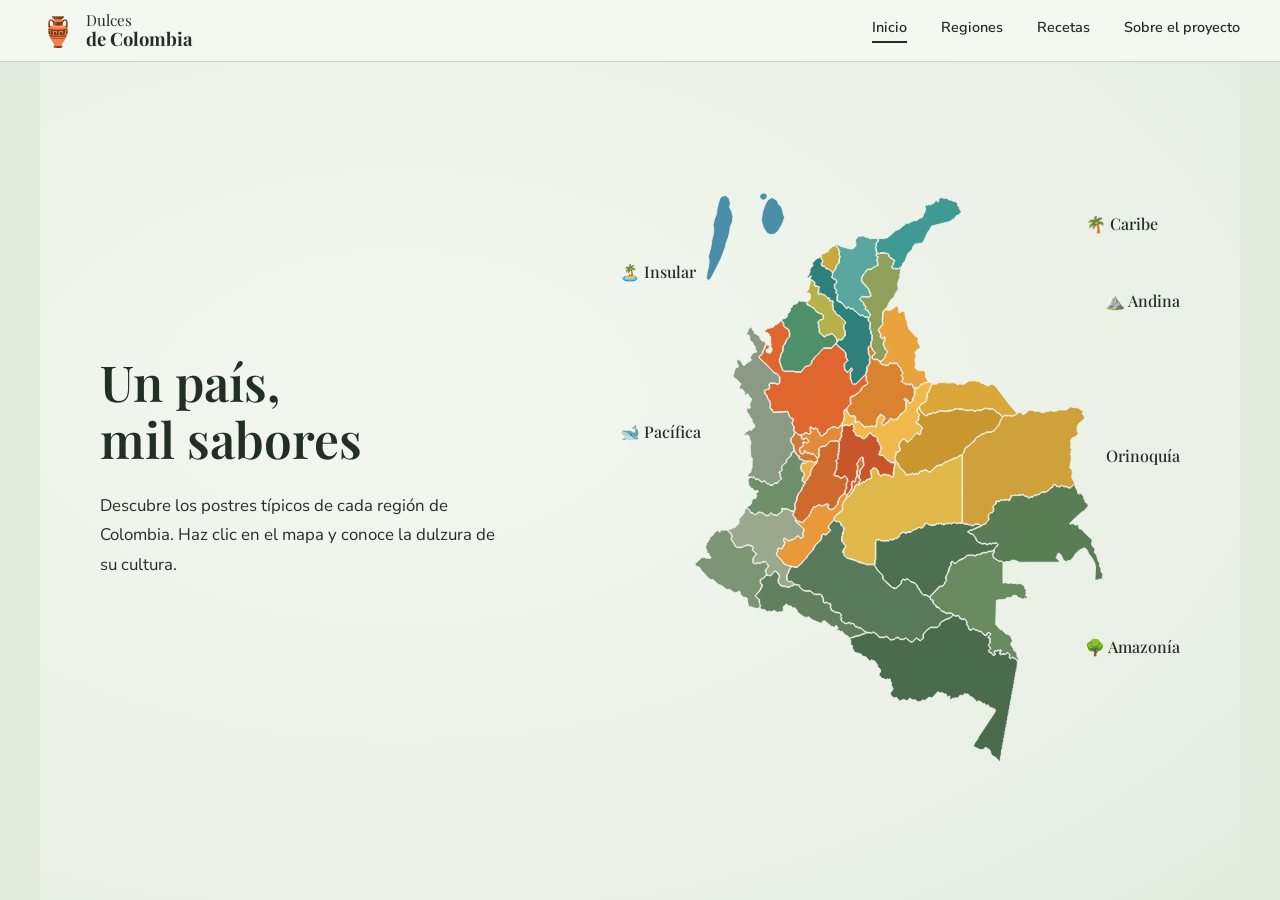
<file: index.html>
<!DOCTYPE html>
<html lang="es">
<head>
  <meta charset="UTF-8">
  <meta name="viewport" content="width=device-width, initial-scale=1.0">
  <title>Dulces de Colombia</title>
  <link rel="icon" type="image/svg+xml" href="favicon.svg">
  <link rel="stylesheet" href="estilo.css?v=2">
  <link rel="stylesheet" href="vista-previa.css?v=2">
  <link rel="stylesheet" href="ventana.css?v=3">
</head>
<body>

  <!-- Dibujos reutilizables (hojas, flor, rayitas) -->
  <svg width="0" height="0" style="position:absolute" aria-hidden="true">
    <symbol id="hoja" viewBox="0 0 80 50">
      <path d="M2 42 C 8 10, 42 -2, 78 4 C 74 34, 42 52, 2 42 Z" fill="currentColor"/>
      <path d="M2 42 C 25 30, 50 18, 74 7" fill="none" stroke="rgba(255,255,255,.45)" stroke-width="1.6" stroke-linecap="round"/>
    </symbol>
    <symbol id="flor" viewBox="-50 -50 100 100">
      <g style="color:inherit">
        <g fill="currentColor" stroke="rgba(120,30,50,.35)" stroke-width="1.2">
          <ellipse cx="0" cy="-24" rx="15" ry="25"/>
          <ellipse cx="0" cy="-24" rx="15" ry="25" transform="rotate(72)"/>
          <ellipse cx="0" cy="-24" rx="15" ry="25" transform="rotate(144)"/>
          <ellipse cx="0" cy="-24" rx="15" ry="25" transform="rotate(216)"/>
          <ellipse cx="0" cy="-24" rx="15" ry="25" transform="rotate(288)"/>
        </g>
        <circle r="9" fill="#f6c24a"/>
        <path d="M0 0 L16 -26" stroke="#c4506b" stroke-width="2.2" stroke-linecap="round"/>
        <circle cx="16" cy="-26" r="3.2" fill="#f6c24a"/>
      </g>
    </symbol>
    <symbol id="rayitas" viewBox="0 0 60 60">
      <g fill="none" stroke="#e0a526" stroke-width="5" stroke-linecap="round">
        <path d="M6 14 C 14 8, 24 8, 32 14"/>
        <path d="M14 30 C 22 24, 32 24, 40 30"/>
        <path d="M24 46 C 32 40, 42 40, 50 46"/>
      </g>
    </symbol>
  </svg>

  <header class="menu">
    <a href="index.html" class="logo">
      <span class="logo-icono">🏺</span>
      <span>Dulces<br><strong>de Colombia</strong></span>
    </a>
    <nav>
      <a href="index.html" class="activo">Inicio</a>
      <a href="regiones.html">Regiones</a>
      <a href="recetas.html">Recetas</a>
      <a href="sobre-proyecto.html">Sobre el proyecto</a>
    </nav>
  </header>

  <main class="hero">
    <section class="texto">
      <h1>Un país,<br>mil sabores</h1>
      <p>Descubre los postres típicos de cada región de Colombia. Haz clic en el mapa y conoce la dulzura de su cultura.</p>
    </section>

    <section class="mapa" id="mapa">
      <span class="etiqueta-region caribe">🌴 Caribe</span>
      <span class="etiqueta-region pacifica">🐋 Pacífica</span>
      <span class="etiqueta-region andina">⛰️ Andina</span>
      <span class="etiqueta-region orinoquia">Orinoquía</span>
      <span class="etiqueta-region amazonia">🌳 Amazonía</span>
      <span class="etiqueta-region insular">🏝️ Insular</span>

      <svg id="mapa-svg" viewBox="240 80 660 900" xmlns="http://www.w3.org/2000/svg"
           role="img" aria-label="Mapa de Colombia por departamentos"></svg>
    </section>
  </main>

  <!-- Mini recuadro al pasar el cursor -->
  <div id="vista-previa" class="vista-previa"></div>

  <!-- Ventana con fotos y descripción al hacer clic -->
  <div id="ventana" class="ventana" aria-hidden="true">
    <article class="v-tarjeta" role="dialog" aria-modal="true" aria-labelledby="v-titulo">

      <!-- Decoraciones que se salen del papel -->
      <svg class="deco d-hojas-izq" viewBox="0 0 110 170">
        <use href="#hoja" x="10" y="10" width="80" height="50" transform="rotate(20 50 35)" style="color:#4f7a3a"/>
        <use href="#hoja" x="0" y="60" width="85" height="52" transform="rotate(-10 40 85)" style="color:#6a9448"/>
        <use href="#hoja" x="14" y="112" width="80" height="48" transform="rotate(32 55 135)" style="color:#3f6a35"/>
      </svg>
      <svg class="deco d-hojas-flor" viewBox="0 0 150 160">
        <use href="#hoja" x="0" y="10" width="90" height="56" transform="rotate(-50 45 38)" style="color:#4f7a3a"/>
        <use href="#hoja" x="8" y="90" width="90" height="56" transform="rotate(35 50 118)" style="color:#3f6a35"/>
        <use href="#hoja" x="40" y="60" width="90" height="56" transform="rotate(-8 85 88)" style="color:#6a9448"/>
        <use href="#flor" x="52" y="34" width="86" height="86" style="color:#e8718c"/>
      </svg>
      <svg class="deco d-hojas-der" viewBox="0 0 150 130">
        <use href="#hoja" x="0" y="50" width="90" height="56" transform="rotate(-20 45 78)" style="color:#4f7a3a"/>
        <use href="#hoja" x="40" y="70" width="90" height="56" transform="rotate(10 85 98)" style="color:#6a9448"/>
        <use href="#flor" x="70" y="10" width="46" height="46" style="color:#f2c230"/>
        <use href="#flor" x="104" y="40" width="34" height="34" style="color:#f2c230"/>
      </svg>
      <svg class="deco d-rayitas" viewBox="0 0 60 60"><use href="#rayitas"/></svg>
      <svg class="deco d-rayitas-2" viewBox="0 0 60 60"><use href="#rayitas"/></svg>

      <div class="v-papel">
        <button type="button" class="v-cerrar" aria-label="Cerrar">✕</button>

        <div class="v-principal">
          <figure class="v-polaroid">
            <div class="v-foto">
              <img alt="" hidden>
              <div class="v-sin-foto" hidden></div>
            </div>
          </figure>

          <div class="v-info">
            <span class="v-region"><span>📍</span><span class="v-region-texto"></span></span>
            <h2 id="v-titulo"></h2>
            <svg class="v-subrayado" viewBox="0 0 300 16" preserveAspectRatio="none">
              <path d="M4 10 C 50 2, 100 14, 150 8 S 250 4, 296 9" fill="none" stroke="#e0a526" stroke-width="5" stroke-linecap="round"/>
            </svg>
            <h3 class="v-nombre"></h3>
            <p class="v-descripcion"></p>
            <p class="v-dato"></p>
          </div>

          <svg class="v-forma" aria-hidden="true"><path></path></svg>
        </div>

        <div class="v-banda">
          <span>
            <svg viewBox="0 0 34 22"><use href="#hoja" width="34" height="22" style="color:#5f8a3f"/></svg>
            Sus dulces típicos
            <svg viewBox="0 0 34 22" style="transform:scaleX(-1)"><use href="#hoja" width="34" height="22" style="color:#5f8a3f"/></svg>
          </span>
        </div>

        <div class="v-carrusel">
          <button type="button" class="v-flecha v-ant" aria-label="Postre anterior">‹</button>
          <div class="v-lista"></div>
          <button type="button" class="v-flecha v-sig" aria-label="Postre siguiente">›</button>
        </div>
      </div>
    </article>
  </div>

  <script src="mapa.js"></script>
  <script>
    // ----- REGIÓN INSULAR: San Andrés, Providencia y Santa Catalina -----
    // Las islas se dibujan más grandes que su tamaño real para que se puedan ver y tocar.
    DEPARTAMENTOS.push({
      "id": "san-andres",
      "nombre": "San Andrés, Providencia y Santa Catalina",
      "region": "insular",
      "color": "#4a8fa8",
      "d": "M300,100L306,99L311,103L313,110L312,117L315,123L317,131L316,139L313,146L312,154L310,162L307,170L305,178L302,186L299,194L295,202L291,210L287,218L283,225L279,228L277,223L278,215L280,207L281,199L280,191L282,183L284,175L285,167L287,159L288,151L287,143L289,135L292,127L293,119L295,111L297,104Z M372,104L376,102L380,104L384,107L386,112L390,116L392,121L393,127L395,132L393,138L391,143L388,148L385,153L380,157L374,158L369,156L366,152L363,147L361,141L360,135L361,129L362,123L364,117L366,112L369,107Z M359,97L363,95L367,96L369,100L367,104L363,106L359,104L357,100Z"
    });
  </script>
  <script src="postres.js"></script>
  <script src="detalle-postres.js"></script>
  <script src="ventana.js?v=3"></script>
  <script>
    const svg = document.getElementById('mapa-svg');
    const vista = document.getElementById('vista-previa');
    const NS = 'http://www.w3.org/2000/svg';

    function mostrarVista(dep, evento) {
      const nombres = itemsDe(dep).map(i => i.nombre);
      vista.style.setProperty('--color', dep.color);
      vista.innerHTML = '<h4>' + dep.nombre + '</h4>' +
        (nombres.length
          ? '<ol>' + nombres.map(p => '<li>' + p + '</li>').join('') + '</ol>'
          : '<p>Próximamente</p>');
      vista.classList.add('visible');
      moverVista(evento);
    }

    function moverVista(e) {
      const margen = 18;
      let x = e.clientX + margen;
      let y = e.clientY + margen;
      if (x + vista.offsetWidth > window.innerWidth - 10) x = e.clientX - vista.offsetWidth - margen;
      if (y + vista.offsetHeight > window.innerHeight - 10) y = e.clientY - vista.offsetHeight - margen;
      vista.style.left = x + 'px';
      vista.style.top = y + 'px';
    }

    function ocultarVista() {
      vista.classList.remove('visible');
    }

    DEPARTAMENTOS.forEach(dep => {
      const forma = document.createElementNS(NS, 'path');
      forma.setAttribute('d', dep.d);
      forma.setAttribute('fill', dep.color);
      forma.setAttribute('class', 'dep');
      forma.setAttribute('tabindex', '0');
      forma.setAttribute('role', 'button');
      forma.setAttribute('aria-label', dep.nombre);

      forma.addEventListener('mouseenter', e => mostrarVista(dep, e));
      forma.addEventListener('mousemove', moverVista);
      forma.addEventListener('mouseleave', ocultarVista);
      forma.addEventListener('click', () => { ocultarVista(); abrirVentana(dep); });
      forma.addEventListener('keydown', e => { if (e.key === 'Enter') abrirVentana(dep); });

      svg.appendChild(forma);
    });
  </script>

</body>
</html>
</file>
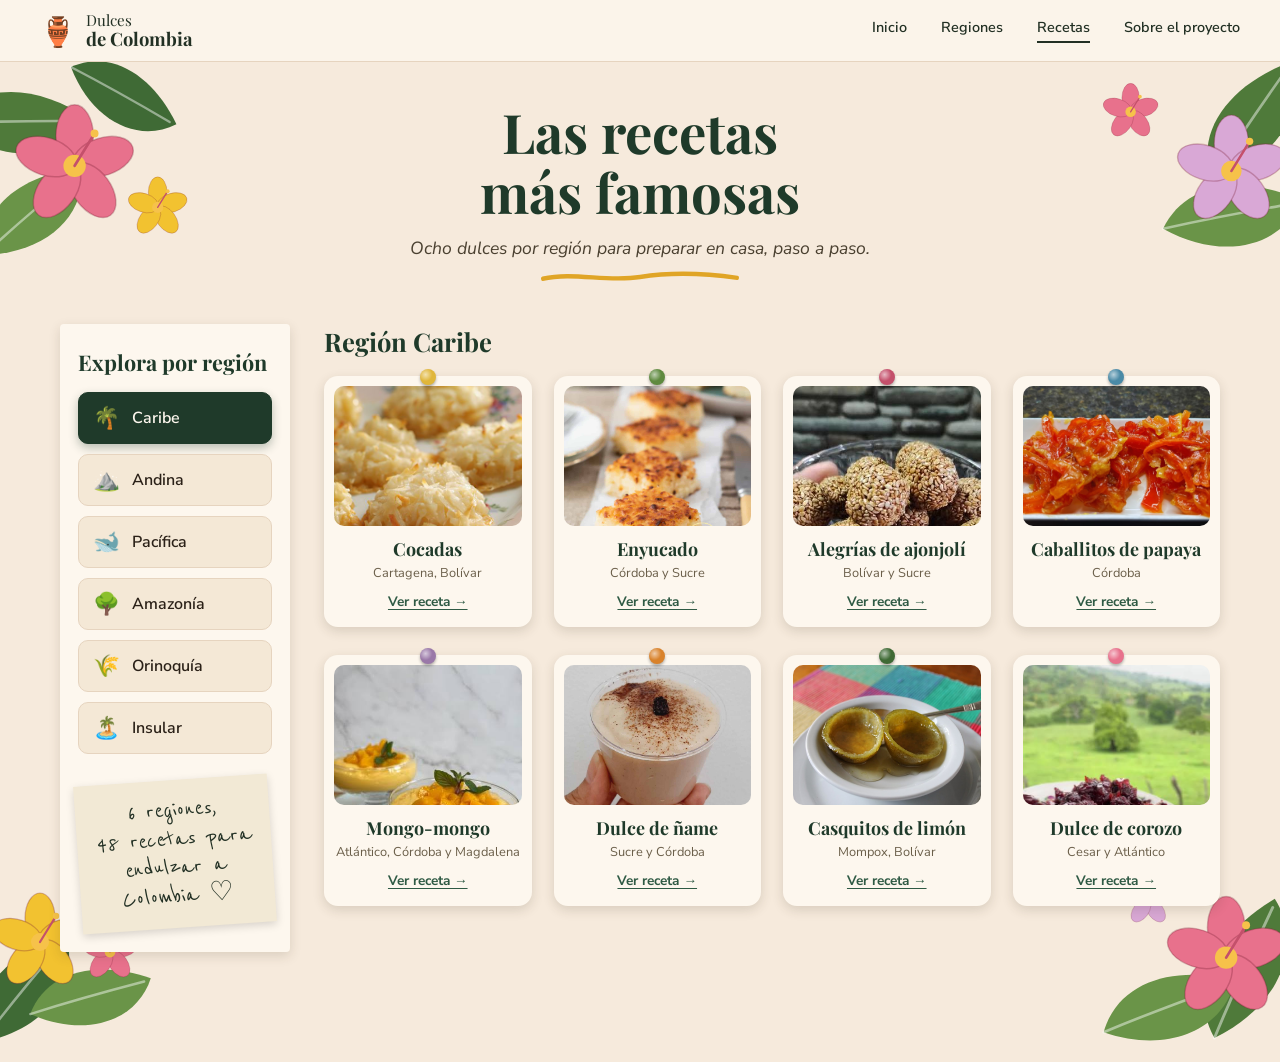
<file: recetas.html>
<!DOCTYPE html>
<html lang="es">
<head>
  <meta charset="UTF-8">
  <meta name="viewport" content="width=device-width, initial-scale=1.0">
  <title>Recetas - Dulces de Colombia</title>
  <link rel="icon" type="image/svg+xml" href="favicon.svg">
  <link rel="stylesheet" href="estilo.css?v=2">
  <link rel="stylesheet" href="recetas.css?v=1">
</head>
<body>

  <!-- Dibujos reutilizables (hojas y flor) -->
  <svg width="0" height="0" style="position:absolute" aria-hidden="true">
    <symbol id="hoja" viewBox="0 0 80 50">
      <path d="M2 42 C 8 10, 42 -2, 78 4 C 74 34, 42 52, 2 42 Z" fill="currentColor"/>
      <path d="M2 42 C 25 30, 50 18, 74 7" fill="none" stroke="rgba(255,255,255,.45)" stroke-width="1.6" stroke-linecap="round"/>
    </symbol>
    <symbol id="flor" viewBox="-50 -50 100 100">
      <g fill="currentColor" stroke="rgba(120,30,50,.3)" stroke-width="1.2">
        <ellipse cx="0" cy="-24" rx="15" ry="25"/>
        <ellipse cx="0" cy="-24" rx="15" ry="25" transform="rotate(72)"/>
        <ellipse cx="0" cy="-24" rx="15" ry="25" transform="rotate(144)"/>
        <ellipse cx="0" cy="-24" rx="15" ry="25" transform="rotate(216)"/>
        <ellipse cx="0" cy="-24" rx="15" ry="25" transform="rotate(288)"/>
      </g>
      <circle r="9" fill="#f6c24a"/>
      <path d="M0 0 L16 -26" stroke="#c4506b" stroke-width="2.2" stroke-linecap="round"/>
      <circle cx="16" cy="-26" r="3.2" fill="#f6c24a"/>
    </symbol>
  </svg>

  <header class="menu">
    <a href="index.html" class="logo">
      <span class="logo-icono">🏺</span>
      <span>Dulces<br><strong>de Colombia</strong></span>
    </a>
    <nav>
      <a href="index.html">Inicio</a>
      <a href="regiones.html">Regiones</a>
      <a href="recetas.html" class="activo">Recetas</a>
      <a href="sobre-proyecto.html">Sobre el proyecto</a>
    </nav>
  </header>

  <main class="pagina-recetas">

    <!-- Flores alrededor (solo decoración) -->
    <svg class="flores flores-arriba-izq" viewBox="0 0 260 220" aria-hidden="true">
      <use href="#hoja" x="0" y="20" width="130" height="80" transform="rotate(25 65 60)" style="color:#4f7a3a"/>
      <use href="#hoja" x="20" y="110" width="120" height="74" transform="rotate(-15 80 147)" style="color:#6a9448"/>
      <use href="#hoja" x="110" y="0" width="110" height="68" transform="rotate(55 165 34)" style="color:#3f6a35"/>
      <use href="#flor" x="60" y="40" width="120" height="120" style="color:#e8718c"/>
      <use href="#flor" x="170" y="110" width="60" height="60" style="color:#f2c230"/>
    </svg>
    <svg class="flores flores-arriba-der" viewBox="0 0 260 220" aria-hidden="true">
      <use href="#hoja" x="120" y="20" width="130" height="80" transform="rotate(-30 185 60)" style="color:#4f7a3a"/>
      <use href="#hoja" x="100" y="110" width="130" height="80" transform="rotate(15 165 150)" style="color:#6a9448"/>
      <use href="#flor" x="110" y="50" width="110" height="110" style="color:#d9a8d6"/>
      <use href="#flor" x="40" y="20" width="56" height="56" style="color:#e8718c"/>
    </svg>
    <svg class="flores flores-abajo-izq" viewBox="0 0 240 200" aria-hidden="true">
      <use href="#hoja" x="0" y="100" width="130" height="80" transform="rotate(-25 65 140)" style="color:#3f6a35"/>
      <use href="#hoja" x="70" y="110" width="120" height="74" transform="rotate(10 130 147)" style="color:#6a9448"/>
      <use href="#flor" x="30" y="40" width="100" height="100" style="color:#f2c230"/>
      <use href="#flor" x="120" y="70" width="60" height="60" style="color:#e8718c"/>
    </svg>
    <svg class="flores flores-abajo-der" viewBox="0 0 260 220" aria-hidden="true">
      <use href="#hoja" x="110" y="90" width="140" height="86" transform="rotate(-40 180 133)" style="color:#4f7a3a"/>
      <use href="#hoja" x="40" y="130" width="130" height="80" transform="rotate(5 105 170)" style="color:#6a9448"/>
      <use href="#flor" x="100" y="60" width="120" height="120" style="color:#e8718c"/>
      <use href="#flor" x="60" y="40" width="50" height="50" style="color:#d9a8d6"/>
    </svg>

    <section class="r-encabezado">
      <h1>Las recetas<br>más famosas</h1>
      <p>Ocho dulces por región para preparar en casa, paso a paso.</p>
      <svg class="r-subrayado" viewBox="0 0 300 16" preserveAspectRatio="none" aria-hidden="true">
        <path d="M4 10 C 50 2, 100 14, 150 8 S 250 4, 296 9" fill="none" stroke="#e0a526" stroke-width="5" stroke-linecap="round"/>
      </svg>
    </section>

    <div class="r-cuerpo">

      <aside class="r-lateral">
        <h2>Explora por región</h2>
        <div class="r-regiones" role="tablist" aria-label="Regiones">
          <button type="button" class="r-region" data-region="caribe" role="tab"><span>🌴</span>Caribe</button>
          <button type="button" class="r-region" data-region="andina" role="tab"><span>⛰️</span>Andina</button>
          <button type="button" class="r-region" data-region="pacifica" role="tab"><span>🐋</span>Pacífica</button>
          <button type="button" class="r-region" data-region="amazonia" role="tab"><span>🌳</span>Amazonía</button>
          <button type="button" class="r-region" data-region="orinoquia" role="tab"><span>🌾</span>Orinoquía</button>
          <button type="button" class="r-region" data-region="insular" role="tab"><span>🏝️</span>Insular</button>
        </div>
        <p class="r-notita">6 regiones,<br>48 recetas para endulzar a Colombia ♡</p>
      </aside>

      <section class="r-contenido">
        <h3 class="r-titulo-region"></h3>
        <ul class="r-grilla"></ul>
      </section>

    </div>
  </main>

  <!-- Ventana con la receta -->
  <div id="receta" class="receta" aria-hidden="true">
    <article class="rc-tarjeta" role="dialog" aria-modal="true" aria-labelledby="rc-nombre">
      <button type="button" class="rc-cerrar" aria-label="Cerrar">✕</button>

      <div class="rc-cabeza">
        <figure class="rc-foto">
          <img alt="" hidden>
          <div class="rc-sin-foto" hidden></div>
        </figure>
        <div class="rc-datos">
          <span class="rc-region"></span>
          <h2 id="rc-nombre"></h2>
          <p class="rc-lugar"></p>
          <ul class="rc-chips">
            <li class="rc-tiempo"></li>
            <li class="rc-porciones"></li>
          </ul>
        </div>
      </div>

      <div class="rc-cuerpo">
        <section class="rc-ingredientes">
          <h3>Ingredientes</h3>
          <ul></ul>
        </section>
        <section class="rc-pasos">
          <h3>Preparación</h3>
          <ol></ol>
        </section>
      </div>
    </article>
  </div>

  <script src="recetas-datos.js"></script>
  <script src="recetas.js?v=1"></script>

</body>
</html>
</file>
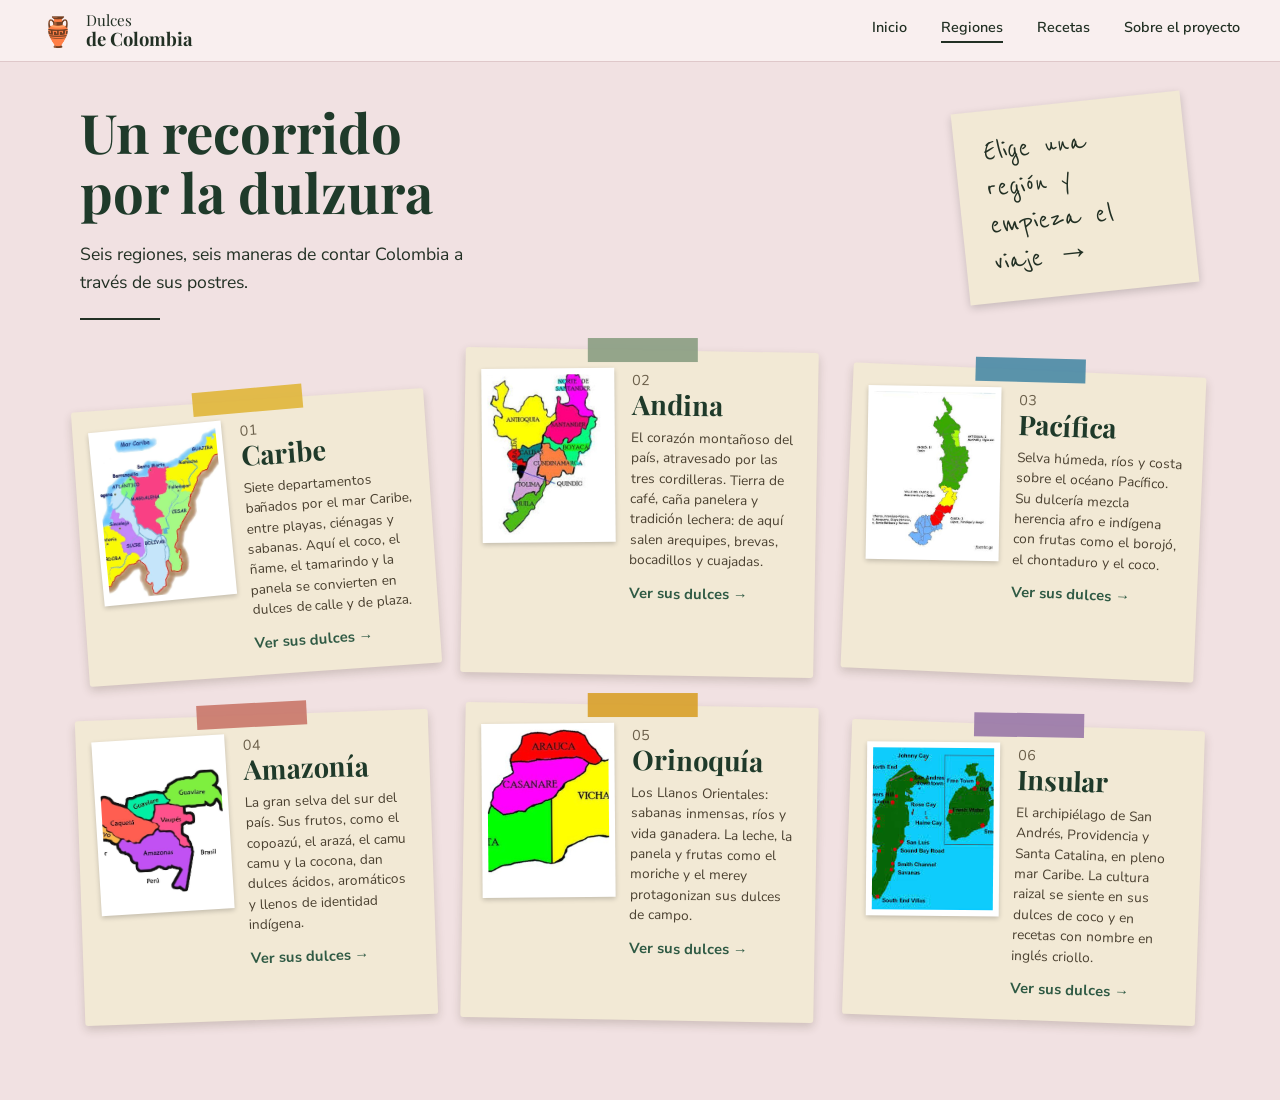
<file: regiones.html>
<!DOCTYPE html>
<html lang="es">
<head>
  <meta charset="UTF-8">
  <meta name="viewport" content="width=device-width, initial-scale=1.0">
  <title>Regiones - Dulces de Colombia</title>
  <link rel="icon" type="image/svg+xml" href="favicon.svg">
  <link rel="stylesheet" href="estilo.css?v=2">
  <link rel="stylesheet" href="regiones.css?v=2">
</head>
<body>

  <header class="menu">
    <a href="index.html" class="logo">
      <span class="logo-icono">🏺</span>
      <span>Dulces<br><strong>de Colombia</strong></span>
    </a>
    <nav>
      <a href="index.html">Inicio</a>
      <a href="regiones.html" class="activo">Regiones</a>
      <a href="recetas.html">Recetas</a>
      <a href="sobre-proyecto.html">Sobre el proyecto</a>
    </nav>
  </header>

  <main class="pagina-regiones">

    <section class="encabezado">
      <h1>Un recorrido<br>por la dulzura</h1>
      <p>Seis regiones, seis maneras de contar Colombia a través de sus postres.</p>
      <div class="raya"></div>
    </section>

    <div class="nota">Elige una región y empieza el viaje →</div>

    <section class="tarjetas">

      <button type="button" class="tarjeta caribe" data-region="caribe">
        <div class="foto"><img src="imagenes/caribe.jpg" alt="Región Caribe"></div>
        <div class="info">
          <span class="numero">01</span>
          <h2>Caribe</h2>
          <p>Siete departamentos bañados por el mar Caribe, entre playas, ciénagas y sabanas. Aquí el coco, el ñame, el tamarindo y la panela se convierten en dulces de calle y de plaza.</p>
          <span class="flecha">Ver sus dulces →</span>
        </div>
      </button>

      <button type="button" class="tarjeta andina" data-region="andina">
        <div class="foto"><img src="imagenes/andina.jpg" alt="Región Andina"></div>
        <div class="info">
          <span class="numero">02</span>
          <h2>Andina</h2>
          <p>El corazón montañoso del país, atravesado por las tres cordilleras. Tierra de café, caña panelera y tradición lechera: de aquí salen arequipes, brevas, bocadillos y cuajadas.</p>
          <span class="flecha">Ver sus dulces →</span>
        </div>
      </button>

      <button type="button" class="tarjeta pacifica" data-region="pacifica">
        <div class="foto"><img src="imagenes/pacifica.jpg" alt="Región Pacífica"></div>
        <div class="info">
          <span class="numero">03</span>
          <h2>Pacífica</h2>
          <p>Selva húmeda, ríos y costa sobre el océano Pacífico. Su dulcería mezcla herencia afro e indígena con frutas como el borojó, el chontaduro y el coco.</p>
          <span class="flecha">Ver sus dulces →</span>
        </div>
      </button>

      <button type="button" class="tarjeta amazonia" data-region="amazonia">
        <div class="foto"><img src="imagenes/amazonia.jpg" alt="Región Amazónica"></div>
        <div class="info">
          <span class="numero">04</span>
          <h2>Amazonía</h2>
          <p>La gran selva del sur del país. Sus frutos, como el copoazú, el arazá, el camu camu y la cocona, dan dulces ácidos, aromáticos y llenos de identidad indígena.</p>
          <span class="flecha">Ver sus dulces →</span>
        </div>
      </button>

      <button type="button" class="tarjeta orinoquia" data-region="orinoquia">
        <div class="foto"><img src="imagenes/orinoquia.jpg" alt="Región Orinoquía"></div>
        <div class="info">
          <span class="numero">05</span>
          <h2>Orinoquía</h2>
          <p>Los Llanos Orientales: sabanas inmensas, ríos y vida ganadera. La leche, la panela y frutas como el moriche y el merey protagonizan sus dulces de campo.</p>
          <span class="flecha">Ver sus dulces →</span>
        </div>
      </button>

      <button type="button" class="tarjeta insular" data-region="insular">
        <div class="foto"><img src="imagenes/insular.jpg" alt="Región Insular"></div>
        <div class="info">
          <span class="numero">06</span>
          <h2>Insular</h2>
          <p>El archipiélago de San Andrés, Providencia y Santa Catalina, en pleno mar Caribe. La cultura raizal se siente en sus dulces de coco y en recetas con nombre en inglés criollo.</p>
          <span class="flecha">Ver sus dulces →</span>
        </div>
      </button>

    </section>
  </main>

  <!-- Lluvia de dulces: se abre al hacer clic en una región -->
  <div id="lluvia" class="lluvia" aria-hidden="true">
    <div class="ll-cabecera">
      <p class="ll-antetitulo">Lluvia de dulces</p>
      <button type="button" class="ll-cerrar" aria-label="Cerrar">✕</button>
    </div>
    <div class="ll-tablero">
      <svg class="ll-hilos" aria-hidden="true"></svg>
    </div>
  </div>

  <script src="mapa.js"></script>
  <script src="postres.js"></script>
  <script src="detalle-postres.js"></script>
  <script src="lluvia.js?v=2"></script>

</body>
</html>
</file>
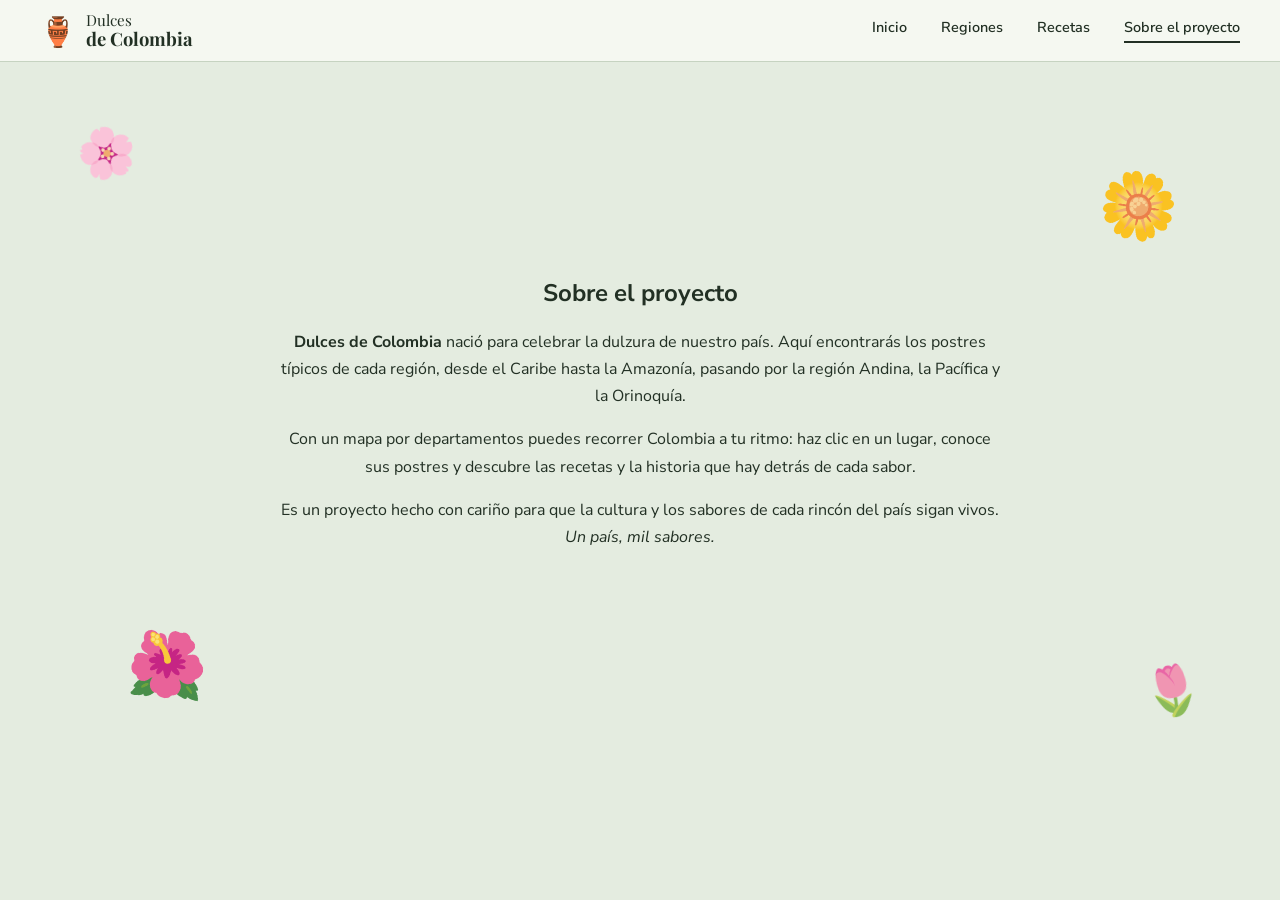
<file: sobre-proyecto.html>
<!DOCTYPE html>
<html lang="es">
<head>
<meta charset="UTF-8">
<meta name="viewport" content="width=device-width, initial-scale=1.0">
<title>Sobre el proyecto · Dulces de Colombia</title>
<link rel="icon" type="image/svg+xml" href="favicon.svg">
<link rel="stylesheet" href="estilo.css">
<style>
  /* Ajusta SOLO esta variable si el verde de tu inicio es otro */
  .sobre-proyecto {
    --verde-fondo: var(--fondo, #e3ecdc);
    position: relative;
    min-height: 80vh;
    display: flex;
    align-items: center;
    justify-content: center;
    padding: 60px 24px;
    background: var(--verde-fondo);
    font-family: inherit;          /* misma tipografía del resto de la página */
    overflow: hidden;
  }
  .sobre-proyecto .papel {
    position: relative;
    z-index: 1;
    max-width: 720px;
    text-align: center;
  }
  .sobre-proyecto h1 { font-family: inherit; margin-bottom: 20px; }
  .sobre-proyecto p  { font-family: inherit; line-height: 1.7; margin-bottom: 16px; }

  /* Flores decorativas: cámbialas por las de la página de Recetas */
  .sobre-proyecto .flor {
    position: absolute;
    font-size: 3rem;
    opacity: .85;
    pointer-events: none;
  }
  .flor.f1 { top: 8%;    left: 6%;  transform: rotate(-15deg); }
  .flor.f2 { top: 14%;   right: 8%; font-size: 4rem; transform: rotate(12deg); }
  .flor.f3 { bottom: 10%; left: 10%; font-size: 4rem; transform: rotate(8deg); }
  .flor.f4 { bottom: 8%;  right: 6%; transform: rotate(-10deg); }

  @media (max-width: 600px) {
    .sobre-proyecto .flor { font-size: 2rem; }
    .flor.f2, .flor.f3 { font-size: 2.5rem; }
  }
</style>
</head>
<body>

<header class="menu">
  <a href="index.html" class="logo">
    <span class="logo-icono">🏺</span>
    <span>Dulces<br><strong>de Colombia</strong></span>
  </a>
  <nav>
    <a href="index.html">Inicio</a>
    <a href="regiones.html">Regiones</a>
    <a href="recetas.html">Recetas</a>
    <a href="sobre-proyecto.html" class="activo">Sobre el proyecto</a>
  </nav>
</header>

<main class="sobre-proyecto">
  <span class="flor f1">🌸</span>
  <span class="flor f2">🌼</span>
  <span class="flor f3">🌺</span>
  <span class="flor f4">🌷</span>

  <section class="papel">
    <h1>Sobre el proyecto</h1>
    <p>
      <strong>Dulces de Colombia</strong> nació para celebrar la dulzura de nuestro país.
      Aquí encontrarás los postres típicos de cada región, desde el Caribe hasta la
      Amazonía, pasando por la región Andina, la Pacífica y la Orinoquía.
    </p>
    <p>
      Con un mapa por departamentos puedes recorrer Colombia a tu ritmo: haz clic en un
      lugar, conoce sus postres y descubre las recetas y la historia que hay detrás de
      cada sabor.
    </p>
    <p>
      Es un proyecto hecho con cariño para que la cultura y los sabores de cada rincón
      del país sigan vivos. <em>Un país, mil sabores.</em>
    </p>
  </section>
</main>

</body>
</html>
</file>
<file: estilo.css>
@import url('https://fonts.googleapis.com/css2?family=Nunito+Sans:wght@400;600;700&family=Playfair+Display:wght@500;600;700&display=swap');

/* ---------- COLORES Y FUENTES (cámbialos aquí) ---------- */
:root {
  --fondo: #e4ece0;       /* verde salvia claro */
  --panel: #eef3ea;       /* un poco más claro, para el contenido */
  --menu: #f5f8f1;        /* barra superior */
  --linea: #c6d3c1;       /* bordes suaves */
  --texto: #223024;       /* verde casi negro */

  --fuente-titulos: 'Playfair Display', Georgia, serif;
  --fuente-texto: 'Nunito Sans', Arial, sans-serif;
}

* { margin: 0; padding: 0; box-sizing: border-box; }

body {
  background-color: var(--fondo);
  color: var(--texto);
  font-family: var(--fuente-texto);
}

a { color: inherit; text-decoration: none; }

/* ---------- MENÚ ---------- */
.menu {
  display: flex;
  justify-content: space-between;
  align-items: center;
  padding: 12px 40px;
  background-color: var(--menu);
  border-bottom: 1px solid var(--linea);
}

.logo {
  display: flex;
  align-items: center;
  gap: 10px;
  line-height: 1.1;
  font-family: var(--fuente-titulos);
  font-size: 0.95rem;
}

.logo-icono { font-size: 1.8rem; }
.logo strong { font-size: 1.15rem; font-weight: 700; }

.menu nav {
  display: flex;
  align-items: center;
  gap: 34px;
  font-size: 0.9rem;
  font-weight: 600;
}

.menu nav a {
  padding-bottom: 4px;
  border-bottom: 2px solid transparent;
  transition: border-color 0.2s;
}

.menu nav a:hover,
.menu nav a.activo { border-bottom-color: var(--texto); }

/* ---------- HOME ---------- */
.hero {
  display: flex;
  align-items: center;
  justify-content: space-between;
  gap: 30px;
  max-width: 1200px;
  margin: 0 auto;
  padding: 30px 60px;
  min-height: calc(100vh - 62px);
  background: radial-gradient(ellipse at 30% 40%, #f3f7ef 0%, var(--panel) 45%, var(--fondo) 100%);
}

.texto { flex: 1; max-width: 400px; }

.texto h1 {
  font-family: var(--fuente-titulos);
  font-size: 3.1rem;
  line-height: 1.15;
  font-weight: 600;
  margin-bottom: 24px;
}

.texto p {
  font-size: 1.05rem;
  line-height: 1.75;
  margin-bottom: 30px;
}

/* ---------- MAPA ---------- */
.mapa {
  flex: 1;
  position: relative;
  max-width: 560px;
}

#mapa-svg {
  display: block;
  width: 78%;
  height: auto;
  margin: 0 auto;
}

.dep {
  stroke: var(--panel);
  stroke-width: 1.3;
  cursor: pointer;
  transition: filter 0.2s;
}

.dep:hover {
  filter: brightness(1.15) saturate(1.1);
  stroke: var(--texto);
  stroke-width: 1.6;
}

.etiqueta-region {
  position: absolute;
  font-family: var(--fuente-titulos);
  font-size: 1rem;
  font-weight: 500;
  pointer-events: none;
}

.etiqueta-region.caribe    { right: 4%; top: 5%; }
.etiqueta-region.pacifica  { left: 0;  top: 40%; }
.etiqueta-region.andina    { right: 0; top: 18%; }
.etiqueta-region.orinoquia { right: 0; top: 44%; }
.etiqueta-region.amazonia  { right: 0; top: 76%; }
.etiqueta-region.insular   { left: 0;   top: 13%; }

/* ---------- CELULAR ---------- */
@media (max-width: 800px) {
  .menu { flex-direction: column; gap: 10px; padding: 12px 16px; }
  .menu nav { gap: 16px; flex-wrap: wrap; justify-content: center; }
  .hero { flex-direction: column; padding: 24px 16px; }
  .texto h1 { font-size: 2.4rem; }
  .mapa { width: 100%; }
  .etiqueta-region.insular { top: 16%; }
}
</file>
<file: vista-previa.css>
.vista-previa {
  position: fixed;
  z-index: 100;
  min-width: 190px;
  padding: 12px 18px 14px;
  background: #f2e9d5;
  border-top: 6px solid var(--color, #999);
  border-radius: 3px;
  box-shadow: 0 6px 16px rgba(60, 50, 30, 0.3);
  transform: rotate(-1.5deg);
  pointer-events: none;
  opacity: 0;
  transition: opacity 0.15s;
}

.vista-previa.visible { opacity: 1; }

.vista-previa h4 {
  margin-bottom: 8px;
  font-family: var(--fuente-titulos);
  font-size: 1.1rem;
  color: #1f3a2a;
}

.vista-previa ol {
  margin: 0;
  padding-left: 20px;
  font-size: 0.88rem;
  line-height: 1.55;
  color: #4a4030;
}

.vista-previa p {
  font-size: 0.9rem;
  font-style: italic;
  color: #6b5f4a;
}
</file>
<file: ventana.css>
@import url('https://fonts.googleapis.com/css2?family=Fraunces:opsz,wght@9..144,700;9..144,800&family=Lora:ital,wght@0,400;0,500;0,600;1,500&display=swap');

.sin-scroll { overflow: hidden; }
.ventana [hidden] { display: none !important; }

/* ================= FONDO: la página se ve detrás, teñida con el color de la región ================= */
.ventana {
  --crema: #f4e9d0;
  --tinta: #2b2118;
  position: fixed;
  inset: 0;
  z-index: 200;
  display: flex;
  padding: 34px 20px;
  overflow-y: auto;
  background: color-mix(in srgb, var(--base, #1f3326) 58%, transparent);
  backdrop-filter: blur(5px);
  opacity: 0;
  visibility: hidden;
  transition: opacity 0.3s, visibility 0.3s;
}
.ventana.abierta { opacity: 1; visibility: visible; }

/* ================= TARJETA DE PAPEL RASGADO ================= */
.v-tarjeta {
  position: relative;
  width: min(1080px, 100%);
  margin: auto;
  filter: drop-shadow(0 18px 28px rgba(0, 0, 0, 0.45));
}
.ventana.abierta .v-tarjeta { animation: subir 0.5s ease both; }
@keyframes subir {
  from { opacity: 0; transform: translateY(36px) rotate(-1.5deg) scale(0.97); }
  to   { opacity: 1; transform: none; }
}

.v-papel {
  position: relative;
  padding: 46px 54px 40px;
  background:
    url("data:image/svg+xml,%3Csvg xmlns='http://www.w3.org/2000/svg' width='220' height='220'%3E%3Cfilter id='n'%3E%3CfeTurbulence type='fractalNoise' baseFrequency='.75' numOctaves='2' stitchTiles='stitch'/%3E%3CfeColorMatrix values='0 0 0 0 .45 0 0 0 0 .32 0 0 0 0 .18 0 0 0 .1 0'/%3E%3C/filter%3E%3Crect width='100%25' height='100%25' filter='url(%23n)'/%3E%3C/svg%3E"),
    radial-gradient(ellipse at 15% 8%, #fcf5e2 0, transparent 55%),
    radial-gradient(ellipse at 92% 95%, color-mix(in srgb, var(--tono, #c9a77a) 22%, #ecdcb8) 0, transparent 55%),
    var(--crema);
  clip-path: polygon(0.00% 1.00%, 2.17% 0.75%, 4.35% 0.46%, 6.52% 1.31%, 8.70% 0.32%, 10.87% 1.11%, 13.04% 0.82%, 15.22% 0.30%, 17.39% 1.06%, 19.57% 0.26%, 21.74% 0.94%, 23.91% 0.32%, 26.09% 0.35%, 28.26% 0.92%, 30.43% 1.61%, 32.61% 0.41%, 34.78% 0.58%, 36.96% 1.27%, 39.13% 1.81%, 41.30% 1.18%, 43.48% 0.87%, 45.65% 1.86%, 47.83% 0.28%, 50.00% 1.66%, 52.17% 0.69%, 54.35% 0.45%, 56.52% 0.40%, 58.70% 0.72%, 60.87% 1.59%, 63.04% 0.51%, 65.22% 1.19%, 67.39% 1.29%, 69.57% 0.83%, 71.74% 1.13%, 73.91% 0.31%, 76.09% 0.30%, 78.26% 0.55%, 80.43% 1.36%, 82.61% 0.93%, 84.78% 0.73%, 86.96% 1.20%, 89.13% 0.97%, 91.30% 0.71%, 93.48% 1.55%, 95.65% 1.39%, 97.83% 0.61%, 100.00% 1.00%, 99.44% 7.14%, 99.48% 14.29%, 99.20% 21.43%, 99.32% 28.57%, 99.67% 35.71%, 99.12% 42.86%, 99.81% 50.00%, 99.57% 57.14%, 99.29% 64.29%, 99.78% 71.43%, 99.51% 78.57%, 99.87% 85.71%, 99.37% 92.86%, 99.29% 99.00%, 97.50% 98.77%, 95.00% 98.44%, 92.50% 99.05%, 90.00% 98.64%, 87.50% 98.75%, 85.00% 98.76%, 82.50% 98.90%, 80.00% 98.48%, 77.50% 98.36%, 75.00% 98.88%, 72.50% 98.67%, 70.00% 99.33%, 67.50% 98.63%, 65.00% 98.69%, 62.50% 98.31%, 60.00% 98.50%, 57.50% 99.09%, 55.00% 98.98%, 52.50% 98.66%, 50.00% 99.38%, 47.50% 98.89%, 45.00% 99.22%, 42.50% 99.27%, 40.00% 99.34%, 37.50% 98.55%, 35.00% 99.26%, 32.50% 99.13%, 30.00% 98.97%, 27.50% 98.44%, 25.00% 99.31%, 22.50% 98.91%, 20.00% 98.80%, 17.50% 98.43%, 15.00% 98.50%, 12.50% 98.45%, 10.00% 99.09%, 7.50% 98.94%, 5.00% 99.01%, 2.50% 98.43%, 0.60% 98.35%, 0.21% 92.86%, 0.22% 85.71%, 0.26% 78.57%, 0.26% 71.43%, 0.44% 64.29%, 0.51% 57.14%, 0.28% 50.00%, 0.10% 42.86%, 0.39% 35.71%, 0.36% 28.57%, 0.50% 21.43%, 0.77% 14.29%, 0.58% 7.14%);
}

/* Cerrar */
.v-cerrar {
  position: absolute;
  top: 40px;
  right: 46px;
  z-index: 5;
  width: 52px;
  height: 52px;
  font-size: 1.5rem;
  line-height: 1;
  cursor: pointer;
  color: var(--tinta);
  background: rgba(255, 250, 235, 0.7);
  border: 3px solid var(--tinta);
  border-radius: 50%;
  transition: transform 0.2s, background 0.2s;
}
.v-cerrar:hover { background: #fff; transform: rotate(90deg); }

/* ================= PARTE DE ARRIBA ================= */
.v-principal {
  display: grid;
  grid-template-columns: 330px 1fr 190px;
  gap: 18px 30px;
  align-items: center;
  min-height: 330px;
}

/* Foto tipo polaroid */
.v-polaroid {
  position: relative;
  margin: 8px 0 0 6px;
  padding: 12px 12px 40px;
  background: #fff;
  box-shadow: 0 8px 20px rgba(0, 0, 0, 0.3);
  transform: rotate(-6deg);
}
.v-polaroid::before {
  content: '';
  position: absolute;
  top: -18px;
  left: 30%;
  width: 118px;
  height: 36px;
  background: rgba(225, 200, 150, 0.78);
  box-shadow: 0 1px 3px rgba(0, 0, 0, 0.15);
  transform: rotate(-4deg);
}
.v-foto { aspect-ratio: 1 / 1; overflow: hidden; background: #ddd; }
.v-foto img { display: block; width: 100%; height: 100%; object-fit: cover; }
.v-sin-foto {
  width: 100%;
  height: 100%;
  display: flex;
  flex-direction: column;
  align-items: center;
  justify-content: center;
  gap: 8px;
  color: #fff;
  background: linear-gradient(135deg, var(--tono, #888), var(--acento, #555));
}
.v-sin-foto b { font-size: 4.5rem; font-weight: 400; }
.v-sin-foto small { font-size: 0.85rem; letter-spacing: 0.05em; }

/* Texto */
.v-info { position: relative; padding-right: 10px; }
.v-region {
  display: inline-flex;
  align-items: center;
  gap: 8px;
  padding: 7px 18px 7px 12px;
  font-family: 'Lora', serif;
  font-size: 1.02rem;
  font-weight: 500;
  color: var(--tinta);
  background: #f2b9a8;
  border-radius: 999px;
  box-shadow: 0 2px 0 rgba(120, 60, 40, 0.18);
}
.v-info h2 {
  margin-top: 12px;
  font-family: 'Fraunces', 'Playfair Display', serif;
  font-size: clamp(2.6rem, 5.4vw, 4.4rem);
  font-weight: 800;
  line-height: 1;
  color: #1f3a2a;
}
.v-subrayado { display: block; width: min(300px, 80%); height: 16px; margin: 4px 0 14px; }
.v-nombre {
  font-family: 'Fraunces', serif;
  font-size: 1.5rem;
  font-weight: 700;
  color: #7a4a1c;
}
.v-descripcion {
  margin-top: 8px;
  font-family: 'Lora', serif;
  font-size: 1.08rem;
  line-height: 1.6;
  color: #3a2f22;
}
.v-dato {
  margin-top: 12px;
  padding-left: 14px;
  font-family: 'Lora', serif;
  font-size: 0.95rem;
  font-style: italic;
  line-height: 1.5;
  color: #6b4f2a;
  border-left: 4px solid var(--tono, #c9a77a);
}

/* Silueta del departamento, como recorte de papel */
.v-forma {
  width: 100%;
  max-height: 250px;
  overflow: visible;
  filter: drop-shadow(0 6px 8px rgba(0, 0, 0, 0.3));
  transform: rotate(3deg);
}
.v-forma path { fill: var(--acento, #5a7d55); stroke: #fff9e8; stroke-width: 6; stroke-linejoin: round; }

/* ================= SUS DULCES TÍPICOS ================= */
.v-banda { display: flex; justify-content: center; margin: 26px 0 18px; }
.v-banda span {
  display: inline-flex;
  align-items: center;
  gap: 14px;
  padding: 8px 34px;
  font-family: 'Fraunces', serif;
  font-size: 1.7rem;
  font-weight: 700;
  color: #3b2a14;
  background: #ecd9a4;
  border-radius: 14px 40px 14px 40px / 40px 14px 40px 14px;
  box-shadow: 0 3px 0 rgba(120, 90, 30, 0.2);
}
.v-banda svg { width: 34px; height: 22px; }

.v-carrusel { display: flex; align-items: center; justify-content: center; gap: 16px; }
.v-flecha {
  flex: none;
  width: 50px;
  height: 50px;
  font-size: 1.8rem;
  line-height: 1;
  cursor: pointer;
  color: var(--tinta);
  background: rgba(255, 250, 235, 0.6);
  border: 2.5px solid #6b4f2a;
  border-radius: 50%;
}
.v-flecha:hover { background: #fff; }

.v-lista { display: flex; justify-content: center; gap: 22px; flex-wrap: wrap; }
.v-item {
  position: relative;
  width: 148px;
  padding: 0;
  font: inherit;
  text-align: center;
  cursor: pointer;
  background: none;
  border: 0;
  transition: transform 0.25s;
}
.v-item:hover { transform: translateY(-5px); }
.v-circulo {
  display: block;
  width: 128px;
  height: 128px;
  margin: 0 auto;
  overflow: hidden;
  background: linear-gradient(135deg, var(--c, #888), #5a4a38);
  border: 5px solid #fff9e8;
  border-radius: 50%;
  box-shadow: 0 5px 12px rgba(0, 0, 0, 0.3);
  transition: box-shadow 0.25s, border-color 0.25s;
}
.v-circulo img { display: block; width: 100%; height: 100%; object-fit: cover; }
.v-circulo b { display: grid; place-items: center; width: 100%; height: 100%; font-size: 3rem; font-weight: 400; }
.v-etiqueta {
  position: relative;
  z-index: 1;
  display: block;
  margin: -16px auto 0;
  padding: 8px 10px;
  width: 140px;
  min-height: 52px;
  font-family: 'Lora', serif;
  font-size: 0.95rem;
  font-weight: 500;
  line-height: 1.2;
  color: #2b2118;
  background: #f1dcae;
  box-shadow: 0 3px 6px rgba(0, 0, 0, 0.2);
  display: grid;
  place-items: center;
}
.v-item:nth-child(odd) .v-etiqueta  { transform: rotate(-1.5deg); }
.v-item:nth-child(even) .v-etiqueta { transform: rotate(1.2deg); }
.v-item.activo .v-circulo { border-color: var(--tono, #c9a77a); box-shadow: 0 0 0 4px #fff9e8, 0 8px 16px rgba(0, 0, 0, 0.35); }
.v-item.activo .v-etiqueta { background: color-mix(in srgb, var(--tono, #c9a77a) 40%, #fff6dc); font-weight: 600; }

/* ================= DECORACIONES (flores, hojas, rayitas) ================= */
.deco { position: absolute; pointer-events: none; z-index: 4; overflow: visible; }
.d-hojas-izq  { left: -34px; top: 40px; width: 110px; transform: rotate(-12deg); }
.d-hojas-flor { left: -26px; top: 300px; width: 150px; }
.d-hojas-der  { right: -34px; bottom: -26px; width: 140px; transform: scaleX(-1); }
.d-rayitas    { right: 215px; top: 78px; width: 60px; }
.d-rayitas-2  { left: 40px; top: 90px; width: 50px; }

.v-polaroid .deco { z-index: 6; }

.ventana.cambio .v-polaroid { animation: pop 0.45s ease; }
.ventana.cambio .v-info { animation: entrar 0.4s ease; }
@keyframes pop {
  from { transform: rotate(2deg) scale(0.9); opacity: 0.4; }
  to   { transform: rotate(-6deg) scale(1); opacity: 1; }
}
@keyframes entrar {
  from { opacity: 0; transform: translateX(14px); }
  to   { opacity: 1; transform: none; }
}

/* ================= PANTALLAS MEDIANAS Y CELULAR ================= */
@media (max-width: 980px) {
  .v-papel { padding: 40px 30px 34px; }
  .v-principal { grid-template-columns: 250px 1fr; }
  .v-forma { display: none; }
  .v-cerrar { top: 34px; right: 30px; width: 44px; height: 44px; }
}

@media (max-width: 680px) {
  .ventana { padding: 14px 10px; }
  .v-papel { padding: 36px 18px 30px; }
  .v-principal { grid-template-columns: 1fr; gap: 22px; }
  .v-polaroid { width: min(230px, 70%); margin: 10px auto 0; }
  .v-info h2 { font-size: 2.4rem; }
  .v-cerrar { top: 28px; right: 20px; width: 40px; height: 40px; font-size: 1.2rem; }
  .v-banda span { font-size: 1.3rem; padding: 6px 22px; }
  .v-carrusel { flex-wrap: wrap; }
  .v-flecha { display: none; }
  .v-lista { gap: 14px; }
  .v-item { width: 120px; }
  .v-circulo { width: 100px; height: 100px; }
  .v-etiqueta { width: 116px; font-size: 0.85rem; }
  .deco { display: none; }
}
</file>
<file: recetas.css>
@import url('https://fonts.googleapis.com/css2?family=Reenie+Beanie&display=swap');

/* ---------- COLORES DE ESTA PÁGINA (crema durazno, entre el verde del inicio y el rosado de regiones) ---------- */
body {
  --fondo: #f6eadc;
  --panel: #faf2e8;
  --menu: #fbf4ea;
  --linea: #e6d4bf;
  --papel: #fdf7ee;
}

.sin-scroll { overflow: hidden; }

.pagina-recetas {
  position: relative;
  padding: 40px 40px 90px;
  overflow-x: clip;
}
.r-encabezado,
.r-cuerpo {
  max-width: 1160px;
  margin-left: auto;
  margin-right: auto;
}

/* ---------- FLORES ALREDEDOR ---------- */
.flores {
  position: absolute;
  z-index: 0;
  pointer-events: none;
}
.flores-arriba-izq { top: 0;      left: -50px;  width: 270px; }
.flores-arriba-der { top: 0;      right: -50px; width: 270px; }
.flores-abajo-izq  { bottom: -10px; left: -40px;  width: 240px; }
.flores-abajo-der  { bottom: -20px; right: -50px; width: 270px; }

/* ---------- ENCABEZADO ---------- */
.r-encabezado {
  position: relative;
  z-index: 1;
  text-align: center;
}
.r-encabezado h1 {
  font-family: var(--fuente-titulos);
  font-size: 3.4rem;
  line-height: 1.1;
  font-weight: 700;
  color: #1f3a2a;
}
.r-encabezado p {
  margin-top: 14px;
  font-size: 1.1rem;
  font-style: italic;
  color: #4a4030;
}
.r-subrayado {
  display: block;
  width: 200px;
  height: 14px;
  margin: 10px auto 0;
}

/* ---------- CUERPO: LATERAL + TARJETAS ---------- */
.r-cuerpo {
  position: relative;
  z-index: 1;
  display: grid;
  grid-template-columns: 230px 1fr;
  gap: 34px;
  margin-top: 40px;
}

/* min-width: 0 evita que la fila de regiones en celular ensanche la página */
.r-lateral,
.r-contenido { min-width: 0; }

.r-lateral {
  align-self: start;
  position: sticky;
  top: 20px;
  padding: 24px 18px;
  background: var(--papel);
  border-radius: 4px;
  box-shadow: 0 4px 12px rgba(60, 50, 30, 0.15);
}
.r-lateral h2 {
  margin-bottom: 16px;
  font-family: var(--fuente-titulos);
  font-size: 1.35rem;
  color: #1f3a2a;
}

.r-regiones {
  display: flex;
  flex-direction: column;
  gap: 10px;
}
.r-region {
  display: flex;
  align-items: center;
  gap: 12px;
  padding: 10px 14px;
  border: 1px solid var(--linea);
  border-radius: 10px;
  background: #f4e8d6;
  font: inherit;
  font-size: 1rem;
  font-weight: 600;
  color: #2b2118;
  text-align: left;
  cursor: pointer;
  transition: transform 0.2s, background 0.2s, box-shadow 0.2s;
}
.r-region span { font-size: 1.35rem; }
.r-region:hover { transform: translateX(4px); }
.r-region.activo {
  background: #1f3a2a;
  border-color: #1f3a2a;
  color: #fdf7ee;
  box-shadow: 0 4px 10px rgba(31, 58, 42, 0.3);
}

.r-notita {
  margin-top: 26px;
  padding: 16px 16px 18px;
  background: #f2e9d5;
  box-shadow: 0 3px 8px rgba(0, 0, 0, 0.15);
  transform: rotate(-4deg);
  font-family: 'Reenie Beanie', cursive;
  font-size: 1.7rem;
  line-height: 1.05;
  text-align: center;
}

.r-titulo-region {
  margin-bottom: 18px;
  font-family: var(--fuente-titulos);
  font-size: 1.6rem;
  color: #1f3a2a;
}

/* ---------- TARJETAS DE POSTRES ---------- */
.r-grilla {
  display: grid;
  grid-template-columns: repeat(4, 1fr);
  gap: 28px 22px;
  list-style: none;
}

.r-tarjeta {
  position: relative;
  display: flex;
  flex-direction: column;
  align-items: center;
  width: 100%;
  height: 100%;
  padding: 10px 10px 16px;
  border: none;
  border-radius: 14px;
  background: var(--papel);
  box-shadow: 0 4px 12px rgba(60, 50, 30, 0.16);
  font: inherit;
  color: inherit;
  text-align: center;
  cursor: pointer;
  transition: transform 0.25s, box-shadow 0.25s;
  animation: entrar 0.45s ease var(--d, 0s) both;
}
.r-tarjeta:hover,
.r-tarjeta:focus-visible {
  transform: translateY(-6px) rotate(-1deg);
  box-shadow: 0 12px 22px rgba(60, 50, 30, 0.24);
}
.r-tarjeta:focus-visible { outline: 2px solid #1f3a2a; outline-offset: 3px; }

/* Tachuela */
.r-tarjeta::before {
  content: '';
  position: absolute;
  top: -7px;
  left: 50%;
  z-index: 2;
  width: 16px;
  height: 16px;
  margin-left: -8px;
  border-radius: 50%;
  background: radial-gradient(circle at 35% 35%, rgba(255, 255, 255, 0.6), transparent 45%), var(--tachuela);
  box-shadow: 0 2px 3px rgba(0, 0, 0, 0.3);
}

.r-foto {
  display: grid;
  place-items: center;
  width: 100%;
  aspect-ratio: 4 / 3;
  overflow: hidden;
  border-radius: 10px;
  background: radial-gradient(circle at 35% 30%, #fff8 0, transparent 50%), #e9d6b8;
}
.r-foto img { width: 100%; height: 100%; object-fit: cover; transition: transform 0.4s; }
.r-tarjeta:hover .r-foto img { transform: scale(1.06); }
.r-sin-foto b { font-size: 3rem; font-weight: 400; }

.r-nombre {
  margin-top: 12px;
  font-family: var(--fuente-titulos);
  font-size: 1.12rem;
  font-weight: 700;
  line-height: 1.2;
  color: #1f3a2a;
}
.r-lugar {
  margin-top: 4px;
  font-size: 0.8rem;
  color: #6b5f4a;
}
.r-ver {
  margin-top: auto;
  padding-top: 10px;
  font-size: 0.85rem;
  font-weight: 700;
  color: #2f5a44;
  text-decoration: underline;
  text-underline-offset: 3px;
}

@keyframes entrar {
  from { opacity: 0; transform: translateY(14px); }
  to   { opacity: 1; transform: none; }
}

/* =====================================================================
   VENTANA DE LA RECETA
   ===================================================================== */
.receta {
  position: fixed;
  inset: 0;
  z-index: 200;
  display: flex;
  padding: 30px 20px;
  overflow-y: auto;
  background: rgba(43, 33, 24, 0.55);
  backdrop-filter: blur(4px);
  opacity: 0;
  visibility: hidden;
  transition: opacity 0.3s, visibility 0.3s;
}
.receta.abierta { opacity: 1; visibility: visible; }

.rc-tarjeta {
  position: relative;
  width: min(940px, 100%);
  margin: auto;
  padding: 36px 40px 40px;
  border-radius: 6px;
  background: var(--papel);
  box-shadow: 0 20px 40px rgba(0, 0, 0, 0.35);
}
.receta.abierta .rc-tarjeta { animation: subir 0.4s ease both; }
@keyframes subir {
  from { opacity: 0; transform: translateY(30px); }
  to   { opacity: 1; transform: none; }
}

.rc-cerrar {
  position: absolute;
  top: 18px;
  right: 18px;
  width: 44px;
  height: 44px;
  border: 2px solid #1f3a2a;
  border-radius: 50%;
  background: #fff;
  color: #1f3a2a;
  font-size: 1.2rem;
  cursor: pointer;
  transition: transform 0.2s;
}
.rc-cerrar:hover { transform: rotate(90deg); }

.rc-cabeza {
  display: grid;
  grid-template-columns: 300px 1fr;
  gap: 32px;
  align-items: center;
}

.rc-foto {
  display: grid;
  place-items: center;
  aspect-ratio: 4 / 3;
  overflow: hidden;
  padding: 8px;
  background: #fff;
  box-shadow: 0 4px 12px rgba(0, 0, 0, 0.2);
  transform: rotate(-2deg);
}
.rc-foto img { width: 100%; height: 100%; object-fit: cover; }
.rc-sin-foto {
  display: grid;
  place-items: center;
  width: 100%;
  height: 100%;
  background: radial-gradient(circle at 35% 30%, #fff8 0, transparent 50%), #e9d6b8;
}
.rc-sin-foto b { font-size: 4.5rem; font-weight: 400; }

.rc-region {
  display: inline-block;
  padding: 4px 12px;
  border-radius: 20px;
  background: #f3c9c4;
  font-size: 0.85rem;
  font-weight: 700;
  color: #6b2a2a;
}
.rc-datos h2 {
  margin-top: 10px;
  font-family: var(--fuente-titulos);
  font-size: 2.4rem;
  line-height: 1.1;
  color: #1f3a2a;
}
.rc-lugar {
  margin-top: 8px;
  color: #6b5f4a;
}
.rc-chips {
  display: flex;
  flex-wrap: wrap;
  gap: 10px;
  margin-top: 16px;
  list-style: none;
}
.rc-chips li {
  padding: 6px 14px;
  border: 1px solid var(--linea);
  border-radius: 20px;
  background: #fff;
  font-size: 0.9rem;
  font-weight: 600;
}

.rc-cuerpo {
  display: grid;
  grid-template-columns: 1fr 1.4fr;
  gap: 34px;
  margin-top: 34px;
  padding-top: 28px;
  border-top: 2px dashed var(--linea);
}
.rc-cuerpo h3 {
  margin-bottom: 14px;
  font-family: var(--fuente-titulos);
  font-size: 1.4rem;
  color: #1f3a2a;
}

.rc-ingredientes ul { list-style: none; }
.rc-ingredientes li { padding: 7px 0; border-bottom: 1px dotted var(--linea); line-height: 1.4; }
.rc-ingredientes label { display: flex; gap: 10px; align-items: flex-start; cursor: pointer; }
.rc-ingredientes input {
  flex: 0 0 auto;
  width: 18px;
  height: 18px;
  margin-top: 2px;
  accent-color: #2f5a44;
}
/* Al marcar un ingrediente queda tachado */
.rc-ingredientes label:has(input:checked) { color: #9a8f7c; text-decoration: line-through; }

.rc-pasos ol { list-style: none; counter-reset: paso; }
.rc-pasos li {
  position: relative;
  padding: 0 0 16px 46px;
  line-height: 1.55;
  counter-increment: paso;
}
.rc-pasos li::before {
  content: counter(paso);
  position: absolute;
  top: -2px;
  left: 0;
  display: grid;
  place-items: center;
  width: 32px;
  height: 32px;
  border-radius: 50%;
  background: #e0b63a;
  font-family: var(--fuente-titulos);
  font-weight: 700;
  color: #2b2118;
}

/* ---------- PANTALLAS MÁS PEQUEÑAS ---------- */
@media (max-width: 1100px) {
  .r-grilla { grid-template-columns: repeat(3, 1fr); }
}

@media (max-width: 860px) {
  .pagina-recetas { padding: 28px 20px 70px; }
  .r-cuerpo { grid-template-columns: 1fr; gap: 24px; }
  .r-encabezado { padding: 0 60px; }
  .r-lateral { position: static; padding: 18px 14px; }
  .r-regiones { flex-direction: row; overflow-x: auto; padding-bottom: 6px; }
  .r-region { flex: 0 0 auto; }
  .r-region:hover { transform: none; }
  .r-notita { display: none; }
  .r-grilla { grid-template-columns: repeat(2, 1fr); gap: 22px 14px; }
  .flores-arriba-izq, .flores-arriba-der { width: 150px; }
  .flores-abajo-izq, .flores-abajo-der { display: none; }
  .rc-cabeza, .rc-cuerpo { grid-template-columns: 1fr; }
  .rc-foto { max-width: 320px; }
}

@media (max-width: 520px) {
  .r-encabezado h1 { font-size: 2.4rem; }
  .r-encabezado { padding: 0 30px; }
  .rc-tarjeta { padding: 28px 18px 30px; }
  .rc-datos h2 { font-size: 1.9rem; }
  .r-nombre { font-size: 1rem; }
}

@media (prefers-reduced-motion: reduce) {
  .r-tarjeta, .receta.abierta .rc-tarjeta { animation: none; }
}
</file>
<file: regiones.css>
@import url('https://fonts.googleapis.com/css2?family=Reenie+Beanie&display=swap');

/* ---------- COLORES DE ESTA PÁGINA (rosado suave) ---------- */
body {
  --fondo: #f1e1e2;
  --panel: #f6ebeb;
  --menu: #f9efef;
  --linea: #dfc8ca;
}

.sin-scroll { overflow: hidden; }

.pagina-regiones {
  position: relative;
  max-width: 1200px;
  margin: 0 auto;
  padding: 40px 40px 80px;
}

/* ---------- ENCABEZADO ---------- */
.encabezado h1 {
  font-family: var(--fuente-titulos);
  font-size: 3.4rem;
  line-height: 1.1;
  font-weight: 700;
  color: #1f3a2a;
}

.encabezado p {
  max-width: 430px;
  margin-top: 18px;
  font-size: 1.1rem;
  line-height: 1.6;
}

.raya {
  width: 80px;
  height: 2px;
  margin-top: 22px;
  background: var(--texto);
}

/* Notita arriba a la derecha */
.nota {
  position: absolute;
  top: 40px;
  right: 50px;
  max-width: 230px;
  padding: 22px 28px;
  background: #f2e9d5;
  box-shadow: 0 3px 8px rgba(0, 0, 0, 0.18);
  transform: rotate(-6deg);
  font-family: 'Reenie Beanie', cursive;
  font-size: 2.1rem;
  font-weight: 400;
  line-height: 1.1;
}

/* ---------- TARJETAS DE LAS REGIONES ---------- */
.tarjetas {
  display: grid;
  grid-template-columns: repeat(3, 1fr);
  gap: 40px 30px;
  margin-top: 30px;
}

.tarjeta {
  position: relative;
  display: flex;
  gap: 16px;
  min-height: 250px;
  padding: 20px 18px 22px;
  border: none;
  background: #f2e9d5;
  border-radius: 3px;
  box-shadow: 0 4px 10px rgba(60, 50, 30, 0.2);
  color: inherit;
  font: inherit;
  text-align: left;
  cursor: pointer;
  transform: rotate(var(--giro, 0deg));
  transition: transform 0.25s, box-shadow 0.25s;
}

/* La cinta adhesiva de arriba */
.tarjeta::before {
  content: '';
  position: absolute;
  top: -12px;
  left: 50%;
  width: 110px;
  height: 24px;
  background: var(--cinta, #ccc);
  opacity: 0.9;
  transform: translateX(-50%) rotate(-1deg);
}

.tarjeta:hover,
.tarjeta:focus-visible {
  transform: rotate(0deg) translateY(-6px);
  box-shadow: 0 10px 18px rgba(60, 50, 30, 0.28);
}
.tarjeta:focus-visible { outline: 2px solid var(--texto); outline-offset: 4px; }

.foto {
  flex: 0 0 42%;
  align-self: flex-start;
  padding: 6px;
  background: #fff;
  box-shadow: 0 2px 5px rgba(0, 0, 0, 0.2);
  transform: rotate(-1.5deg);
}

.foto img {
  display: block;
  width: 100%;
  aspect-ratio: 3 / 4;
  object-fit: cover;
  background: #c9b99a;
}

.info {
  display: flex;
  flex: 1;
  flex-direction: column;
}

.numero {
  font-size: 0.9rem;
  color: #6b5f4a;
}

.info h2 {
  margin-bottom: 8px;
  font-family: var(--fuente-titulos);
  font-size: 1.7rem;
  font-weight: 700;
  line-height: 1.1;
  color: #1f3a2a;
}

.info p {
  font-size: 0.85rem;
  line-height: 1.5;
  color: #4a4030;
}

.flecha {
  margin-top: auto;
  padding-top: 12px;
  font-size: 0.92rem;
  font-weight: 700;
  color: #2f5a44;
}

/* Cada tarjeta: inclinación, color de cinta y altura distinta */
.tarjeta.caribe    { --giro: -4deg;  --cinta: #e0b63a; margin-top: 50px; }
.tarjeta.andina    { --giro: 1deg;   --cinta: #8a9e82; }
.tarjeta.pacifica  { --giro: 2.5deg; --cinta: #4a8aa6; margin-top: 20px; }
.tarjeta.amazonia  { --giro: -2deg;  --cinta: #c9776a; }
.tarjeta.orinoquia { --giro: 1deg;   --cinta: #d9a02a; margin-top: -10px; }
.tarjeta.insular   { --giro: 2deg;   --cinta: #9a78a8; margin-top: 10px; }

/* =====================================================================
   LLUVIA DE DULCES (se abre al hacer clic en una región)
   ===================================================================== */
.lluvia {
  position: fixed;
  inset: 0;
  z-index: 200;
  overflow-y: auto;
  padding: 0 24px 40px;
  /* Azul claro con puntitos, para combinar con el rosado de la página */
  background:
    radial-gradient(circle, rgba(255, 255, 255, 0.7) 1.3px, transparent 1.5px) 0 0 / 22px 22px,
    radial-gradient(ellipse at 50% 30%, #eef5fa 0%, #dceaf3 60%, #cddfeb 100%);
  opacity: 0;
  visibility: hidden;
  transition: opacity 0.3s, visibility 0.3s;
}
.lluvia.abierta { opacity: 1; visibility: visible; }

.ll-cabecera {
  position: sticky;
  top: 0;
  z-index: 5;
  display: flex;
  align-items: center;
  justify-content: space-between;
  max-width: 1200px;
  margin: 0 auto;
  padding: 16px 0 10px;
}

.ll-antetitulo {
  font-family: var(--fuente-titulos);
  font-size: 1.35rem;
  font-weight: 700;
  color: #1f3a2a;
}

.ll-cerrar {
  width: 48px;
  height: 48px;
  border: 2px solid #1f3a2a;
  border-radius: 50%;
  background: rgba(255, 255, 255, 0.85);
  color: #1f3a2a;
  font-size: 1.3rem;
  cursor: pointer;
  transition: transform 0.2s;
}
.ll-cerrar:hover { transform: rotate(90deg); }

.ll-tablero {
  position: relative;
  max-width: 1200px;
  margin: 0 auto;
}

.ll-hilos {
  position: absolute;
  top: 0;
  left: 0;
  overflow: visible;
  pointer-events: none;
}
.ll-hilos path {
  fill: none;
  stroke-linecap: round;
  opacity: 0;
  animation: aparecer 0.6s ease var(--d, 0s) forwards;
}

/* Las piezas del mapa mental se centran en su punto */
.ll-suelto {
  position: absolute;
  transform: translate(-50%, -50%);
}

/* Burbuja central: la región */
.ll-centro {
  display: flex;
  flex-direction: column;
  align-items: center;
  justify-content: center;
  width: 200px;
  height: 200px;
  padding: 20px;
  border-radius: 46% 54% 52% 48% / 50% 44% 56% 50%;
  background: var(--region);
  box-shadow: 0 10px 24px rgba(60, 50, 30, 0.3), inset 0 -10px 0 rgba(0, 0, 0, 0.08);
  color: #fffaf0;
  text-align: center;
  animation: inflar 0.6s cubic-bezier(.3, 1.6, .5, 1) var(--d, 0s) both;
}
.ll-centro-emoji { font-size: 2.6rem; line-height: 1; }
.ll-centro strong {
  margin-top: 6px;
  font-family: var(--fuente-titulos);
  font-size: 1.9rem;
  line-height: 1;
  text-shadow: 0 2px 4px rgba(0, 0, 0, 0.2);
}
.ll-centro small {
  margin-top: 8px;
  font-size: 0.9rem;
  font-weight: 600;
}

/* Notas adhesivas: los departamentos */
.ll-nota {
  z-index: 2;
  max-width: 130px;
  padding: 10px 12px 12px;
  background: var(--papel);
  box-shadow: 0 4px 8px rgba(60, 50, 30, 0.25);
  font-family: var(--fuente-titulos);
  font-size: 1.02rem;
  font-weight: 700;
  line-height: 1.15;
  text-align: center;
  color: #2b2118;
  animation: pegar 0.5s cubic-bezier(.3, 1.5, .5, 1) var(--d, 0s) both;
}
.ll-nota.ll-suelto { transform: translate(-50%, -50%) rotate(var(--giro)); }
/* Tachuela */
.ll-nota::before {
  content: '';
  position: absolute;
  top: -7px;
  left: 50%;
  width: 14px;
  height: 14px;
  margin-left: -7px;
  border-radius: 50%;
  background: radial-gradient(circle at 35% 35%, #ff9a8a, #c4413a);
  box-shadow: 0 2px 2px rgba(0, 0, 0, 0.3);
}
.ll-nota { position: relative; }
.ll-nota.ll-suelto { position: absolute; }

/* Gotas: los postres que "llueven" */
.ll-gota {
  z-index: 3;
  display: flex;
  flex-direction: column;
  align-items: center;
  width: 124px;
  animation: llover 0.9s cubic-bezier(.35, 1.4, .6, 1) var(--d, 0s) both;
}
.ll-circulo {
  display: grid;
  place-items: center;
  width: 70px;
  height: 70px;
  overflow: hidden;
  border: 4px solid #fffaf0;
  border-radius: 50% 50% 50% 50% / 58% 58% 42% 42%;
  background: radial-gradient(circle at 35% 30%, #fff6 0, transparent 45%), var(--c);
  box-shadow: 0 4px 10px rgba(60, 50, 30, 0.3);
  transition: transform 0.2s;
}
.ll-circulo img { width: 100%; height: 100%; object-fit: cover; }
.ll-circulo b { font-size: 2rem; font-weight: 400; }
.ll-gota:hover .ll-circulo { transform: scale(1.12) rotate(-4deg); }
.ll-nombre {
  margin-top: 4px;
  padding: 1px 6px;
  border-radius: 6px;
  background: rgba(255, 255, 255, 0.85);
  font-size: 0.78rem;
  font-weight: 700;
  line-height: 1.2;
  text-align: center;
  color: #3a2f22;
}

/* Al acomodar por cambio de tamaño, no se repite la animación */
.lluvia.sin-animacion * { animation: none !important; opacity: 1 !important; }

@keyframes aparecer { to { opacity: 0.75; } }
@keyframes inflar {
  from { opacity: 0; scale: 0.3; }
  to   { opacity: 1; scale: 1; }
}
@keyframes pegar {
  from { opacity: 0; scale: 1.4; }
  to   { opacity: 1; scale: 1; }
}
@keyframes llover {
  0%   { opacity: 0; translate: 0 -70vh; }
  60%  { opacity: 1; }
  100% { opacity: 1; translate: 0 0; }
}

/* ---------- Versión en lista (celular) ---------- */
.ll-tablero.ll-lista { display: flex; flex-direction: column; align-items: center; gap: 30px; }
.ll-lista .ll-centro { width: 170px; height: 170px; }
.ll-grupo {
  position: relative;
  width: 100%;
  padding: 18px 0 6px 18px;
  border-left: 3px dashed var(--linea);
}
.ll-grupo .ll-nota { display: inline-block; transform: rotate(var(--giro)); max-width: none; }
.ll-gotas {
  display: flex;
  flex-wrap: wrap;
  gap: 12px 4px;
  margin-top: 16px;
}
.ll-lista .ll-gota { width: calc(33.33% - 4px); }

@media (prefers-reduced-motion: reduce) {
  .lluvia * { animation: none !important; opacity: 1 !important; }
}

/* ---------- PANTALLAS MÁS PEQUEÑAS ---------- */
@media (max-width: 1000px) {
  .tarjetas { grid-template-columns: repeat(2, 1fr); }
  .nota { position: static; display: inline-block; margin-top: 24px; }
}

@media (max-width: 640px) {
  .pagina-regiones { padding: 24px 16px 60px; }
  .encabezado h1 { font-size: 2.5rem; }
  .tarjetas { grid-template-columns: 1fr; }
  .tarjetas > .tarjeta { margin-top: 0; }
  .lluvia { padding: 0 16px 30px; }
}
</file>
